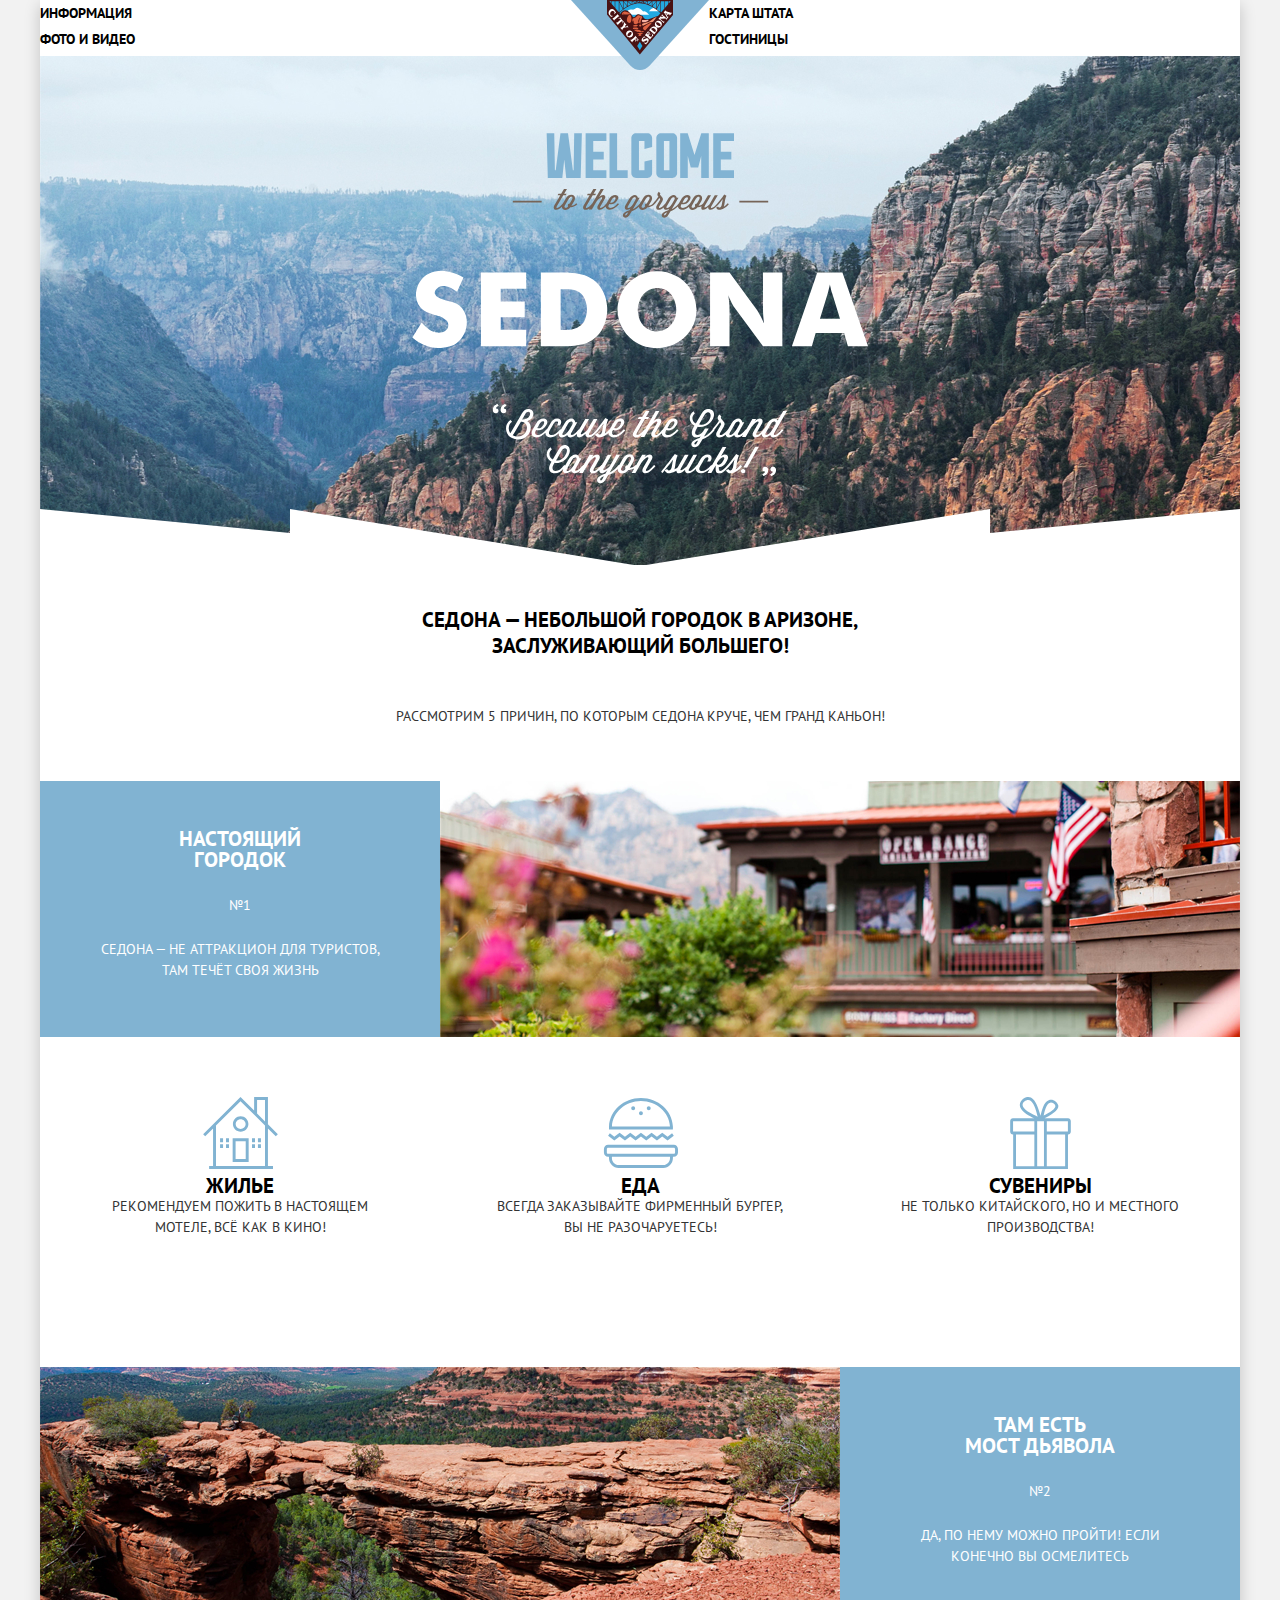
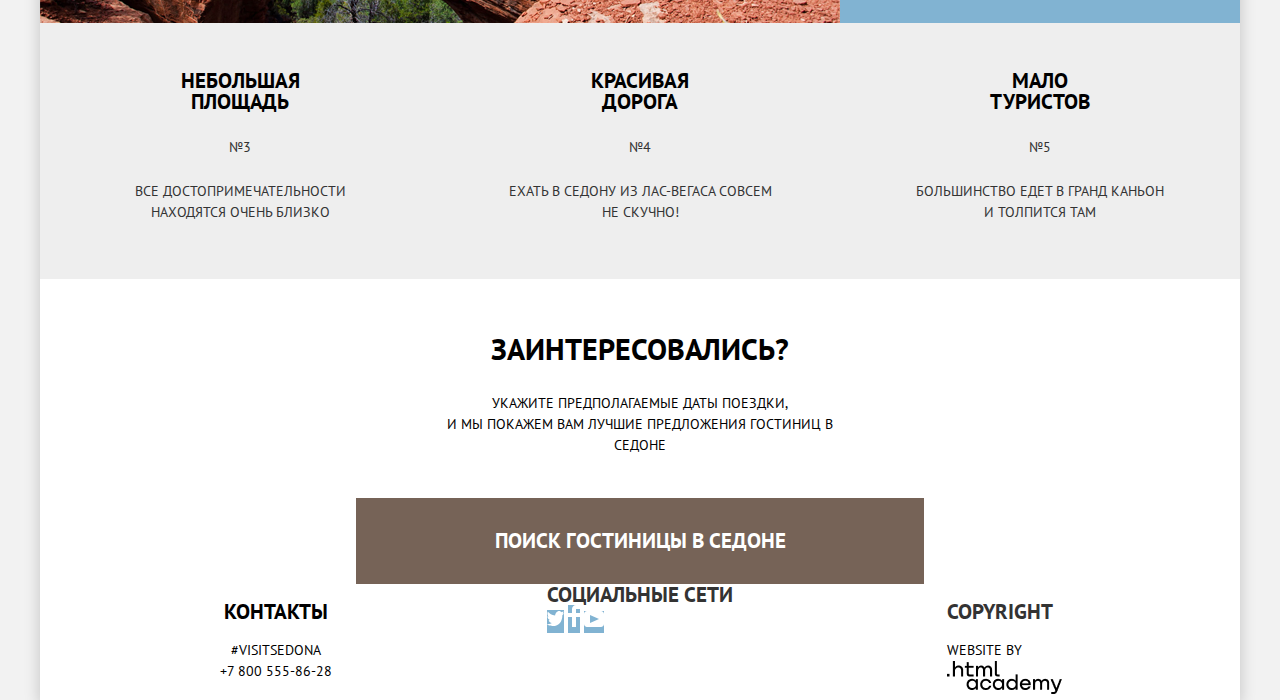
<file: index.html>
<!DOCTYPE html>
<html class="page" lang="ru">
  <head>
    <meta charset="utf-8">
    <link rel="stylesheet" href="/css/style.css">
    <link rel="stylesheet" href="/css/normalize.css">
    <title>Sedona</title>
  </head>
  <body class="page-body container">
    <header class="main-header">
      <nav class="site-navigation">
        <ul class="navigation-list navigation-list-left">
          <li class="navigation-item">
            <a class="navigation-link" href="#!">Информация</a>
          </li>
          <li class="navigation-item">
            <a class="navigation-link" href="#!">Фото и видео</a>
          </li>
        </ul>
        <a>
          <img src="/img/main-logo.svg" width="138" height="70" alt="">
        </a>
        <ul class="navigation-list navigation-list-right">
          <li class="navigation-item">
            <a class="navigation-link" href="#!">Карта штата</a>
          </li>
          <li class="navigation-item">
            <a class="navigation-link" href="/catalog.html">Гостиницы</a>
          </li>
        </ul>
      </nav>
    </header>
    <main>
      <section class="site-welcome">
        <div class="site-welcome-logo">
          <img src="/img/welcome-title.svg" width="457" height="351" alt="Welccome to the gorgeous. SEDONA besause the Grand Canyon sucks!">
        </div>
      </section>
      <section class="main-text">
        <h1 class="slogan">Седона — небольшой городок в Аризоне,<br> заслуживающий большего!</h1>
        <p class="features-title">Рассмотрим 5 причин, по которым Седона круче, чем гранд каньон!</p>
      </section>
      <section class="main-features">
        <div class="feature-card card-image-right">
          <div class="feature-item">
            <h3 class="feature-title">Настоящий <br> городок</h3>
            <p class="feature-number">№1</p>
            <p class="feature-description">Седона — не аттракцион для туристов, там течёт своя жизнь</p>
          </div>
          <div class="card-image">
            <img src="/img/cause-1-img.jpg" alt="Изображение терассы на фоне зеленой растительности">
          </div>
        </div>
        <div class="recommendation-item">
          <img src="/img/features-icon/housing-icon.svg" width="75" height="72" alt="">
          <h3 class="recommendation-title">Жилье</h3>
          <p>Рекомендуем пожить в настоящем <br> мотеле, всё как в кино!</p>
        </div>
        <div class="recommendation-item">
          <img src="/img/features-icon/food-icon.svg" width="75" height="72" alt="">
          <h3 class="recommendation-title">Еда</h3>
          <p>Всегда заказывайте фирменный бургер, <br> вы не разочаруетесь!</p>
        </div>
        <div class="recommendation-item">
          <img src="/img/features-icon/presents-icon.svg" width="75" height="72" alt="">
          <h3 class="recommendation-title">Сувениры</h3>
          <p>Не только китайского, но и местного <br> производства!</p>
        </div>
        <div class="feature-card card-image-left">
          <div class="feature-item">
            <h3 class="feature-title">Там есть <br> Мост дьявола</h3>
            <p class="feature-number">№2</p>
            <p class="feature-description">Да, по нему можно пройти! Если конечно вы осмелитесь</p>
          </div>
          <div class="card-image">
            <img src="/img/cause-2-img.jpg" alt="Изображение терассы на фоне зеленой растительности">
          </div>
        </div>
        <div class="feature-item feature-bg-color">
          <h3 class="feature-title">небольшая <br> площадь</h3>
          <p class="feature-number">№3</p>
          <p class="feature-description">все достопримечательности <br> находятся очень близко</p>
        </div>
        <div class="feature-item feature-bg-color">
          <h3 class="feature-title">красивая <br> дорога</h3>
          <p class="feature-number">№4</p>
          <p class="feature-description">ехать в седону из лас-вегаса совсем <br> не скучно!</p>
        </div>
        <div class="feature-item feature-bg-color">
          <h3 class="feature-title">мало <br> туристов</h3>
          <p class="feature-number">№5</p>
          <p class="feature-description">большинство едет в гранд каньон <br> и толпится там</p>
        </div>
      </section>
      <section class="search-service">
        <h2 class="search-question">Заинтересовались?</h2>
        <p class="search-text">Укажите предполагаемые даты поездки, <br> и мы покажем вам лучшие предложения гостиниц в седоне</p>
        <a class="search-button" href="#!">ПОИСК ГОСТИНИЦЫ В седоне</a>
      </section>
      <section class="map">
        <!-- Здесь будет карта -->
      </section>
    </main>
    <footer class="main-footer">
      <section class="contacts">
        <h2>Контакты</h2>
        <p class="contacts-hashtag">#visitSEDONA</p>
        <p class="contacts-number">+7 800 555-86-28</p>
      </section>
      <section class="socials">
        <h2 class="socials-title">Социальные сети</h2>
        <ul class="socials-list">
          <li class="socials-item">
            <a class="twitter-link" href="#!">
              <img src="/img/socials-icon/twitter-icon.svg" alt="Twitter">
            </a>
          </li>
          <li class="socials-item">
            <a class="fb-link" href="#!">
              <img src="/img/socials-icon/fb-icon.svg" alt="Facebook">
            </a>
          </li>
          <li class="socials-item">
            <a class="youtube-link" href="#!">
              <img src="/img/socials-icon/youtube-icon.svg" alt="">
            </a>
          </li>
        </ul>
      </section>
      <section class="copyright">
        <h2 class="copyright-title"> Copyright </h2>
        <p class="copyright-text">Website by</p>
        <a class="copyright-link" href="#!">
          <img src="/img/logo_htmlacademy.png" alt="HTML Academy">
        </a>
      </section>
    </footer>
  </body>
</html>
</file>
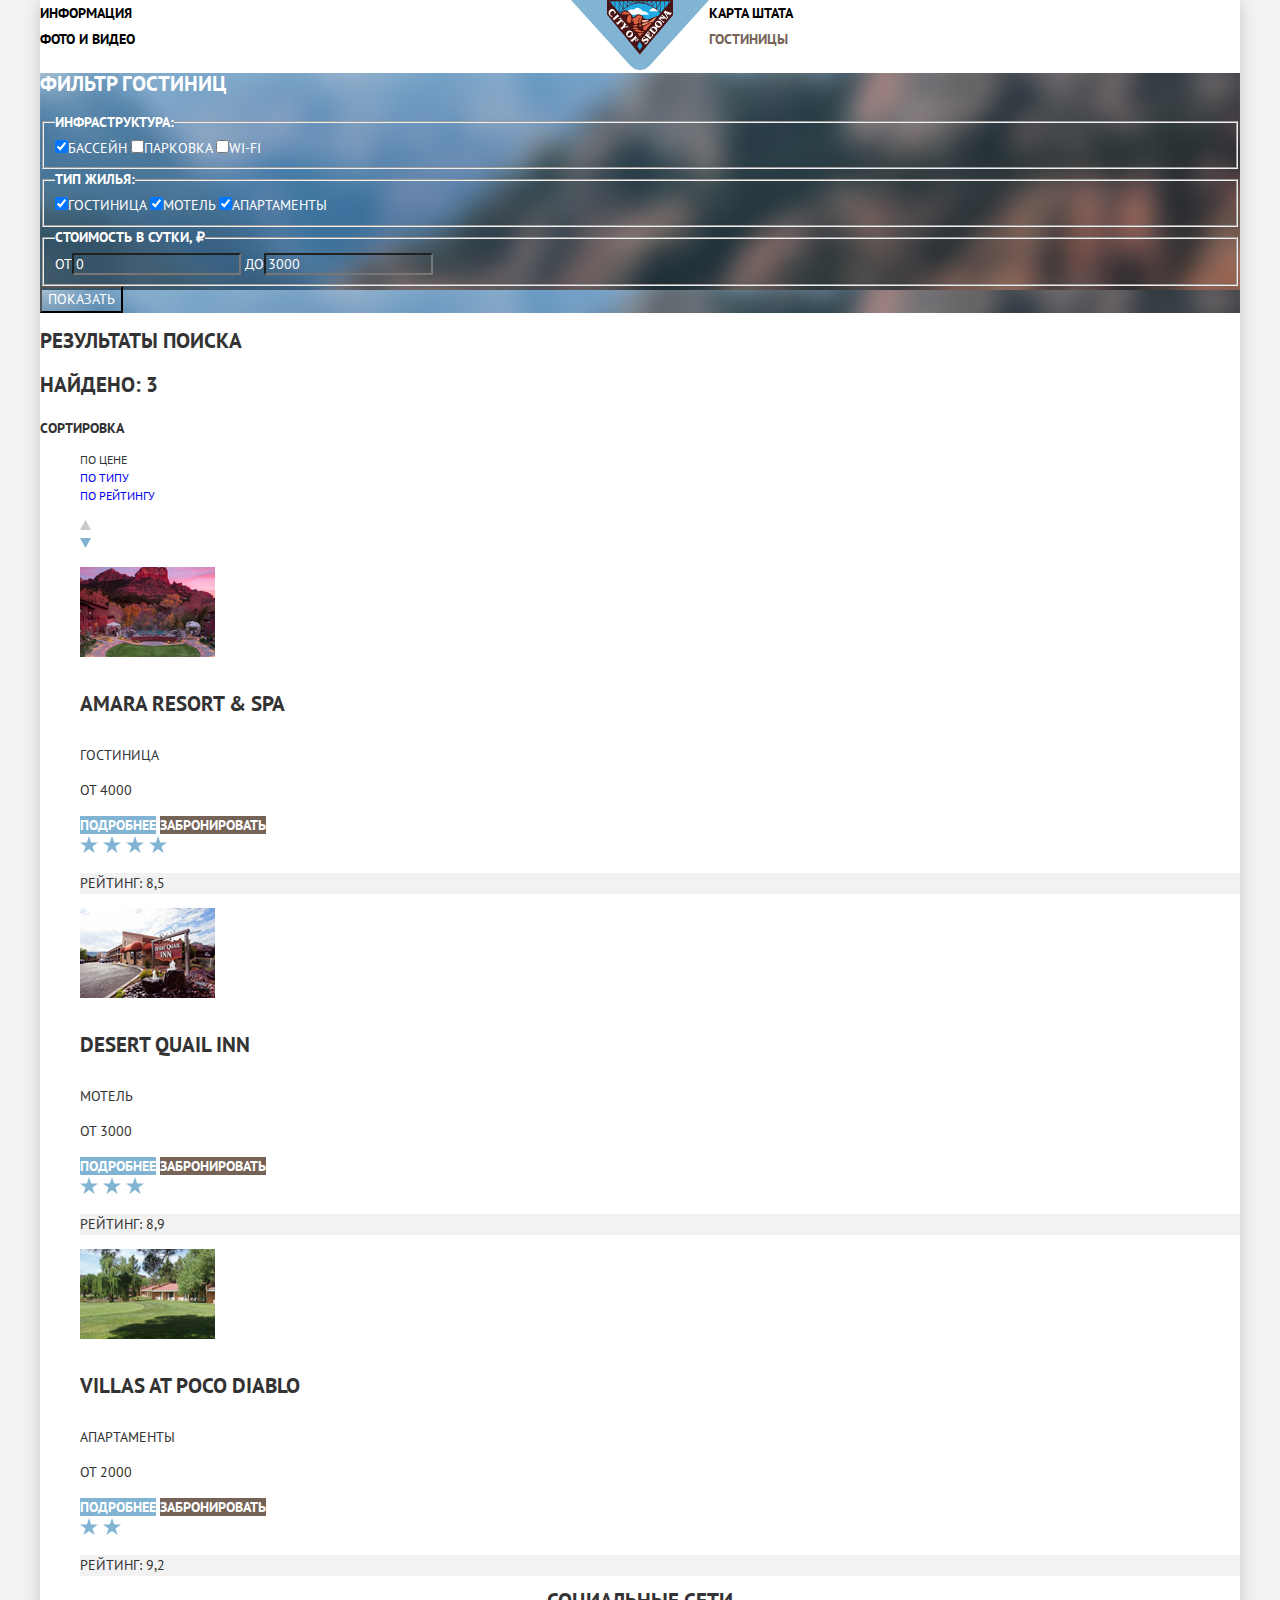
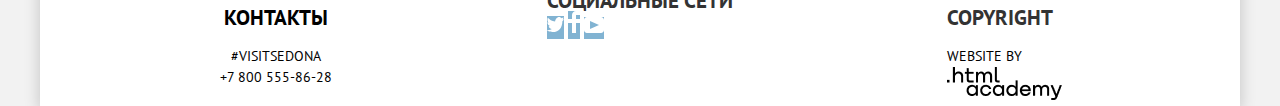
<file: catalog.html>
<!DOCTYPE html>
<html class="page" lang="ru">
  <head>
    <meta charset="utf-8">
    <link rel="stylesheet" href="/css/style.css">
    <link rel="stylesheet" href="/css/normalize.css">
    <title>Каталог</title>
  </head>
  <body class="page-body container">
    <header class="main-header">
      <nav class="site-navigation">
        <ul class="navigation-list navigation-list-left">
          <li class="navigation-item">
            <a class="navigation-link" href="#!">Информация</a>
          </li>
          <li class="navigation-item">
            <a class="navigation-link" href="#!">Фото и видео</a>
          </li>
        </ul>
        <a href="/index.html">
          <img src="/img/main-logo.svg" width="138" height="70" alt="">
        </a>
        <ul class="navigation-list navigation-list-right">
          <li class="navigation-item">
            <a class="navigation-link" href="#!">Карта штата</a>
          </li>
          <li class="navigation-item">
            <a class="navigation-link navigation-link-active">Гостиницы</a>
          </li>
        </ul>
      </nav>
    </header>
    <main>
      <section class="filter">
        <h2>Фильтр гостиниц</h2>
        <form action="https://echo.htmlacademy.ru/" method="post">
          <fieldset>
            <legend class="filter-title"> Инфраструктура:</legend>
            <label class="filter-item"><input type="checkbox" name="infrastructure" value="swimming_pool" checked>Бассейн</label>
            <label class="filter-item"><input type="checkbox" name="infrastructure" value="parking">Парковка</label>
            <label class="filter-item"><input type="checkbox" name="infrastructure" value="wi_fi">Wi-Fi</label>
          </fieldset>
          <fieldset>
            <legend class="filter-title"> Тип жилья:</legend>
            <label class="filter-item"><input type="checkbox" name="housing" value="hotel" checked>Гостиница</label>
            <label class="filter-item"><input type="checkbox" name="housing" value="motel" checked>Мотель</label>
            <label class="filter-item"><input type="checkbox" name="housing" value="appartments" checked>Апартаменты</label>
          </fieldset>
          <fieldset>
            <legend class="filter-title">Стоимость в сутки, ₽</legend>
            <label class="filter-item">от<input type="text" value="0"></label>
            <label class="filter-item">до<input type="text" value="3000"></label>
            <!-- Здесь будет ползунок выбора диапазона цен -->
          </fieldset>
          <button class="filter-button" type="submit">Показать</button>
        </form>
      </section>
      <section>
        <h2>Результаты поиска</h2>
        <section class="sorting">
          <div class="result-number">
            <p>найдено: 3</p>
          </div>
          <h3 class="sorting-title">Сортировка</h3>
          <ul class="sorting-property">
            <li>
              <a class="sorting-property-link sorting-property-active">По цене</a>
            </li>
            <li>
              <a class="sorting-property-link" href="#!">По типу</a>
            </li>
            <li>
              <a class="sorting-property-link" href="#!">По рейтингу</a>
            </li>
          </ul>
          <ul class="sorting-quantity">
            <li>
              <a href="#!">
                <img src="/img/arrow_up.svg" alt="По возрастанию">
              </a>
            </li>
            <li>
              <a>
                <img class="sorting-quantity-active" src="/img/arrow_down.svg" alt="По убыванию">
              </a>
            </li>
          </ul>
        </section>
        <section>
          <ul class="offers">
            <li class="offer-card">
              <img class="offer-thumb" src="/img/thumb/thumb_amara_resort_spa.jpg" alt="Бассейн среди гор">
              <h4 class="offer-title">Amara Resort & Spa</h4>
              <p>Гостиница</p>
              <p>от 4000</p>
              <a class="button button-more" href="#!">Подробнее</a>
              <a class="button button-booking" href="#!">Забронировать</a>
              <div>
                <img src="/img/star.svg" alt="">
                <img src="/img/star.svg" alt="">
                <img src="/img/star.svg" alt="">
                <img src="/img/star.svg" alt="">
              </div>
              <p class="offer-rating">Рейтинг: 8,5</p>
            </li>
            <li class="offer-card">
              <img class="offer-thumb" src="/img/thumb/thumb_desert_quail_inn.jpg" alt="Вывеска с названием гостиницы на фоне здания и большой парковки перед ним">
              <h4 class="offer-title">Desert Quail Inn</h4>
              <p>Мотель</p>
              <p>от 3000</p>
              <a class="button button-more" href="#!">Подробнее</a>
              <a class="button button-booking" href="#!">Забронировать</a>
              <div>
                <img src="/img/star.svg" alt="">
                <img src="/img/star.svg" alt="">
                <img src="/img/star.svg" alt="">
              </div>
              <p class="offer-rating">Рейтинг: 8,9</p>
            </li>
            <li class="offer-card">
              <img class="offer-thumb" src="/img/thumb/thumb_villas_at_poco_diablo.jpg" alt="Amara Resort & Spa">
              <h4 class="offer-title">Villas at Poco Diablo</h4>
              <p>Апартаменты</p>
              <p>от 2000</p>
              <a class="button button-more" href="#!">Подробнее</a>
              <a class="button button-booking" href="#!">Забронировать</a>
              <div>
                <img src="/img/star.svg" alt="">
                <img src="/img/star.svg" alt="">
              </div>
              <p class="offer-rating">Рейтинг: 9,2</p>
            </li>
          </ul>
        </section>
      </section>
    </main>
    <footer class="main-footer">
      <section class="contacts">
        <h2>Контакты</h2>
        <p class="contacts-hashtag">#visitSEDONA</p>
        <p class="contacts-number">+7 800 555-86-28</p>
      </section>
      <section class="socials">
        <h2 class="socials-title">Социальные сети</h2>
        <ul class="socials-list">
          <li class="socials-item">
            <a class="twitter-link" href="#!">
              <img src="/img/socials-icon/twitter-icon.svg" alt="Twitter">
            </a>
          </li>
          <li class="socials-item">
            <a class="fb-link" href="#!">
              <img src="/img/socials-icon/fb-icon.svg" alt="Facebook">
            </a>
          </li>
          <li class="socials-item">
            <a class="youtube-link" href="#!">
              <img src="/img/socials-icon/youtube-icon.svg" alt="">
            </a>
          </li>
        </ul>
      </section>
      <section class="copyright">
        <h2 class="copyright-title"> Copyright </h2>
        <p class="copyright-text">Website by</p>
        <a class="copyright-link" href="#!">
          <img src="/img/logo_htmlacademy.png" alt="HTML Academy">
        </a>
      </section>
    </footer>
  </body>
</file>
<file: css/style.css>
/* Fonts */

@font-face {
  font-family: "PT Sans";
  src: url("../fonts/PTSans.woff2") format("woff2"),
  url("../fonts/PTSans.woff") format("woff");
  font-weight: 400;
  font-style: normal;
}

@font-face {
  font-family: "PT Sans";
  src: url("../fonts/PTSans-Bold.woff2") format("woff2"),
  url("../fonts/PTSans-Bold.woff") format("woff");
  font-weight: 700;
  font-style: normal;
}

/* Colors */

:root {
  --basic-black: #000000;
  --basic-white: #FFFFFF;
  --basic-mine-shaft: #333333;
  --basic-gallery: #EEEEEE;
  --basic-half-baked: #81B3D2;
  --basic-pine-coin: #766357;
  --basic-concrete: #F2F2F2;
}

/* Styles */

ul {
  list-style-type: none;
}

a {
  text-decoration: none;
}

.page {
  background-color: var(--basic-concrete);
}
.page-body {
  background-color: var(--basic-white);
  width: 1200px;
  padding: 0 40px;
  font-family: "PT Sans", Arial, sans-serif;
  font-size: 14px;
  line-height: 21px;
  font-weight: normal;
  text-transform: uppercase;
  color: var(--basic-mine-shaft);
}

.container {
  margin: 0 auto;
  padding: 0;
  box-shadow: 0px 5px 15px rgba(0, 1, 1, 0.2);
}

.site-navigation {
  display: grid;
  grid-template-columns: 1fr min-content 1fr;
  height: 56px;
}

.site-navigation a {
  z-index: 1;
}

.navigation-list {
  padding: 0;
  margin: 0;
}

.navigation-link{
  line-height: 26px;
  font-weight: bold;
  color: var(--basic-black);
}

.navigation-link-active {
  color: var(--basic-pine-coin);
}

.site-welcome {
  background: no-repeat url(/img/background-title.jpg);
  background-size: cover;
  background-position: center;
  position: relative;
}

.site-welcome::after {
  content: "";
  display: block;
  background: url(/img/welcome-decoration.svg);
  height: 56px;
  width: 1200px;
  position: absolute;
  bottom: 0;
}

.site-welcome-logo {
  box-sizing: border-box;
  padding-top: 77px;
  height: 509px;
}
.site-welcome-logo img{
  display: block;
  margin: 0 auto 80px auto;
}

.main-text {
  box-sizing: border-box;
  height: 216px;
  padding-top: 42px;
}

.slogan {
  margin: 0 auto;
  margin-bottom: 16px;
  width: 470px;
  height: 80px;
  color: var(--basic-black);
  font-size: 21px;
  line-height: 26px;
  font-weight: bold;
  text-align: center;
}

.features-title {
  text-align: center;
  margin-bottom: 51px;
}

.main-features {
  display: grid;
  grid-template-columns: 1fr 1fr 1fr;
}

.feature-card {
  grid-column: 1/-1;
  display: grid;
  grid-template-columns: repeat(3, 1fr);
}

.feature-item {
  box-sizing: border-box;
  height: 256px;
  padding: 47px 48px 0;
  text-align: center;
}

.feature-title {
  margin: 0;
  margin-bottom: 25px;
  color: var(--basic-black);
  font-size: 21px;
  line-height: 21px;
  font-weight: bold;
}

.feature-number {
  margin: 0 0 23px;
}

.feature-description {
  margin: 0;
}

.card-image img {
  display: block;
}

.card-image-right .feature-item {
  grid-column: 1/2;
}

.card-image-right .card-image {
  grid-column: 2/-1;
}

.card-image-left .card-image {
  grid-column: 1/3;
  grid-row: 1/2;
}

.recommendation-item {
  box-sizing: border-box;
  height: 330px;
  padding-top: 60px;
  text-align: center;
}

.feature-bg-color {
  background-color: var(--basic-gallery);
}

.features-title {
  margin: 0;
  line-height: 26px;
}

.feature-card .feature-item{
  color: var(--basic-white);
  background-color: var(--basic-half-baked);
}

.feature-card .feature-title {
  color: var(--basic-white);
}

.recommendation-title {
  margin: 0;
  color: var(--basic-black);
  font-size: 21px;
  font-weight: bold;
}

.recommendation-item p {
  margin: 0;

}

.search-service {
  padding-top: 58px;
  text-align: center;
}

.search-question {
  margin: 0 0 32px;
  color: var(--basic-black);
  font-size: 30px;
  line-height: 24px;
  font-weight: bold;
}

.search-text {
  margin: 0 auto 42px;
  width: 435px;
  color: var(--basic-black);
}

.search-button {
  display: block;
  box-sizing: border-box;
  width: 568px;
  height: 86px;
  margin: 0 auto;
  padding-top: 30px;
  color: var(--basic-white);
  font-size: 21px;
  line-height: 26px;
  font-weight: bold;
  background-color: var(--basic-pine-coin);
}

.main-footer {
  display: grid;
  grid-template-columns: 1fr 400px 1fr;
  padding: 0 72px;
}

.contacts {
  color: var(--basic-black);
  justify-self: center;
  text-align: center;
}

.contacts p {
  margin: 0;
}

.socials {
  justify-self: center;
}

.socials-title {
  margin: 0;
}

.socials-list {
  margin: 0;
  padding: 0;
}

.socials-item {
  display: inline-block;
  background-color: var(--basic-half-baked);
}

.copyright {
  justify-self: center;
}

.copyright-text {
  color: var(--basic-black);
  margin: 0;
}


/* Start catalog */
.filter {
  background-image: url(/img/background-filter.jpg);
  color: var(--basic-white);
}

.filter-title {
  font-weight: bold;
}

.filter-item > input {
  color: var(--basic-white);
  background: none;
}

.filter-button {
  font-family: "PT Sans", Arial, sans-serif;
  font-size: 14px;
  line-height: 21px;
  color: var(--basic-white);
  text-transform: uppercase;
  background: none;
}

.sorting {
  font-size: 12px;
  line-height: 18px;
}

.result-number {
  font-weight: bold;
  font-size: 21px;
  line-height: 26px;
}

.offer-title {
  font-weight: bold;
  font-size: 21px;
  line-height: 26px;
}

.button {
  color: var(--basic-white);
  font-weight: bold;
}

.button-more{
  background-color: var(--basic-half-baked);
}

.button-booking {
  background-color: var(--basic-pine-coin);
}

.offer-rating {
  background-color: var(--basic-concrete);
}
</file>
